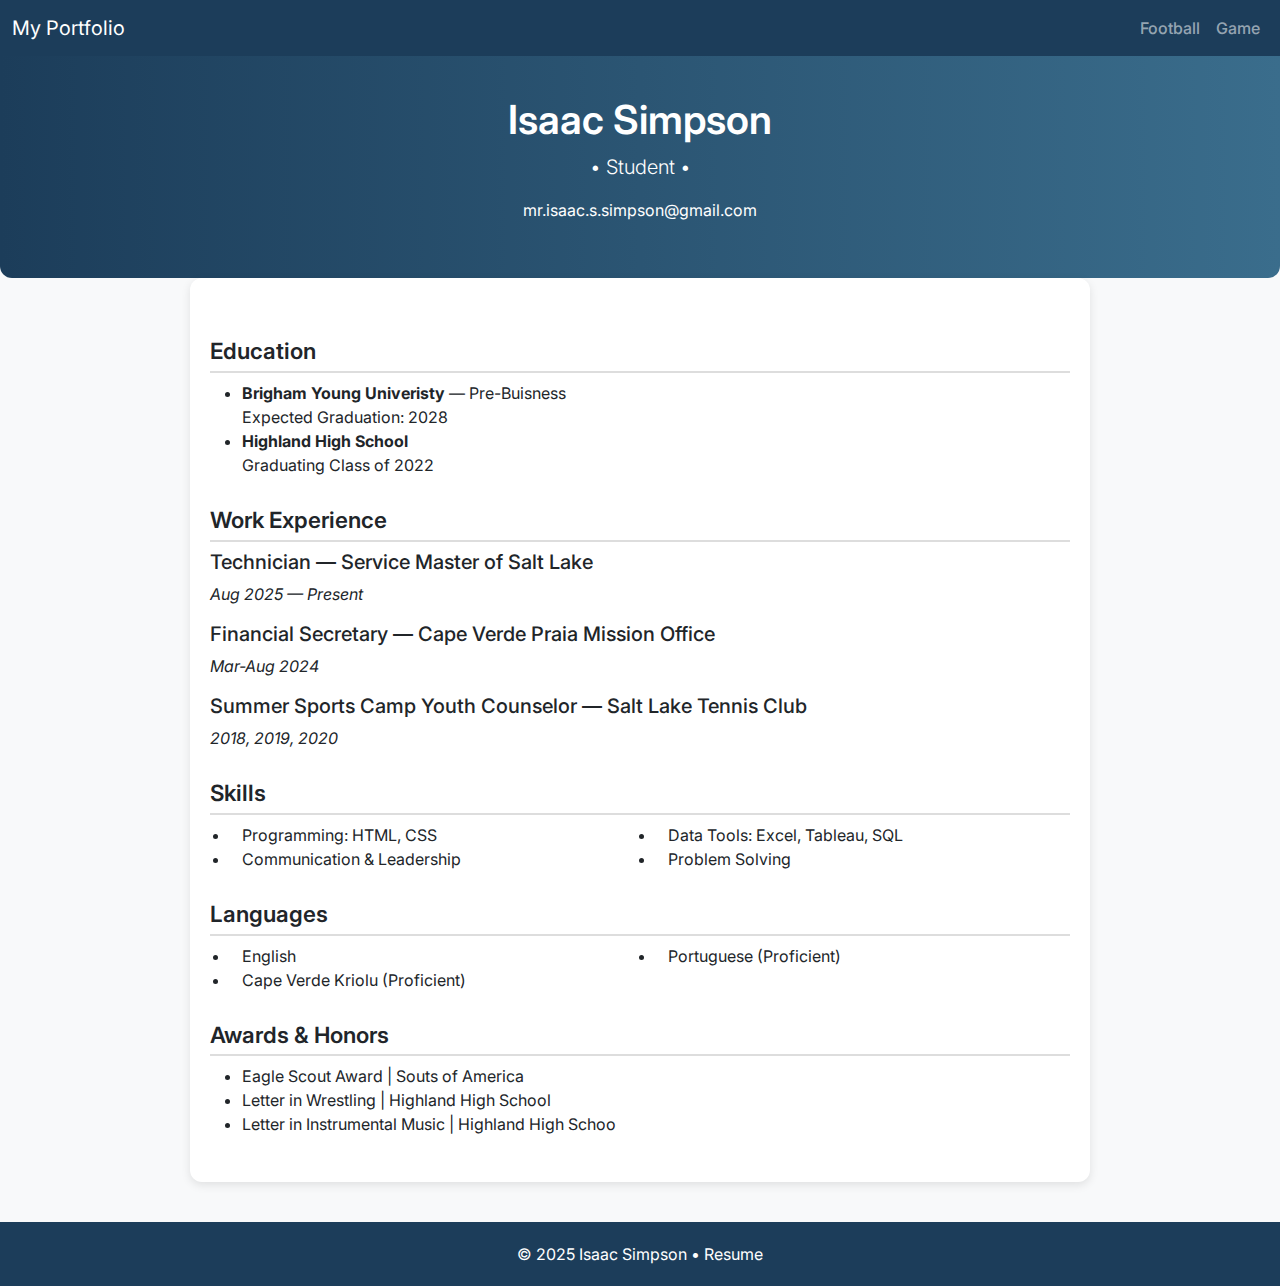
<file: index.html>
<!DOCTYPE html>
<html lang="en">
<head>
    <meta charset="UTF-8">
    <meta name="viewport" content="width=device-width, initial-scale=1.0">
    <title>Resume</title>

    <!-- Bootstrap CSS -->
    <link 
      href="https://cdn.jsdelivr.net/npm/bootstrap@5.3.2/dist/css/bootstrap.min.css" 
      rel="stylesheet">

    <!-- Google Font -->
    <link href="https://fonts.googleapis.com/css2?family=Inter:wght@300;400;600&display=swap" rel="stylesheet">

    <style>
        body {
            font-family: 'Inter', sans-serif;
            background-color: #f8f9fa;
        }
        .section-title {
            font-size: 1.4rem;
            font-weight: 600;
            margin-top: 30px;
            border-bottom: 2px solid #ddd;
            padding-bottom: 6px;
        }
        .header {
            background: linear-gradient(to right, #1c3d5a, #3a6d8c);
            color: white;
            padding: 40px 20px;
            border-radius: 0 0 12px 12px;
        }
        .name-title {
            font-size: 2.5rem;
            font-weight: 600;
        }
        .nav-link-custom {
            font-weight: 500;
        }
        .resume-container {
            max-width: 900px;
            margin: auto;
            padding: 30px 20px;
            background: white;
            border-radius: 12px;
            box-shadow: 0 3px 10px rgba(0,0,0,0.1);
        }
        .footer {
            margin-top: 40px;
            padding: 20px;
            background: #1c3d5a;
            color: white;
            text-align: center;
        }
    </style>
</head>

<body>

    <!-- Navigation Bar -->
    <nav class="navbar navbar-expand-lg navbar-dark" style="background-color: #1c3d5a;">
        <div class="container-fluid">
            <a class="navbar-brand" href="#">My Portfolio</a>
            <button class="navbar-toggler" type="button" data-bs-toggle="collapse" 
                    data-bs-target="#navbarNav" aria-controls="navbarNav" 
                    aria-expanded="false" aria-label="Toggle navigation">
                <span class="navbar-toggler-icon"></span>
            </button>

            <div class="collapse navbar-collapse" id="navbarNav">
                <ul class="navbar-nav ms-auto">
                    <!--
                    <li class="nav-item">
                        <a class="nav-link nav-link-custom" href="#">Home</a>
                    </li>
                -->
                    <li class="nav-item">
                        <a class="nav-link nav-link-custom" href="Scratch.html">Football</a>
                    </li>
                    <li class="nav-item">
                        <a class="nav-link nav-link-custom" href="Game.html">Game</a>
                    <!--
                    <li class="nav-item">
                        <a class="nav-link nav-link-custom" href="#">Projects</a>
                    </li>
                -->
                </ul>
            </div>
        </div>
    </nav>

    <!-- Header -->
    <header class="header text-center">
        <h1 class="name-title">Isaac Simpson</h1>
        <p class="lead"> • Student • </p>
        <p>mr.isaac.s.simpson@gmail.com</p>
    </header>

    <!-- Resume Content -->
    <div id="resume" class="resume-container">

        <!-- Education -->
        <h2 class="section-title">Education</h2>
        <ul>
            <li><strong>Brigham Young Univeristy</strong> — Pre-Buisness  
                <br>Expected Graduation: 2028
            </li>
            <li><strong>Highland High School</strong>
                <br>Graduating Class of 2022
            </li>
        </ul>

        <!-- Work Experience -->
        <h2 class="section-title">Work Experience</h2>

        <h5>Technician — Service Master of Salt Lake</h5>
        <p><em>Aug 2025 — Present</em></p>

        <h5>Financial Secretary — Cape Verde Praia Mission Office</h5>
        <p><em>Mar-Aug 2024</em></p>

        <h5>Summer Sports Camp Youth Counselor — Salt Lake Tennis Club</h5>
        <p><em>2018, 2019, 2020</em></p>

        <!-- Skills -->
        <h2 class="section-title">Skills</h2>
        <ul class="row">
            <li class="col-md-6">Programming: HTML, CSS</li>
            <li class="col-md-6">Data Tools: Excel, Tableau, SQL</li>
            <li class="col-md-6">Communication & Leadership</li>
            <li class="col-md-6">Problem Solving</li>
        </ul>

        <h2 class="section-title">Languages</h2>
        <ul class="row">
            <li class="col-md-6">English</li>
            <li class="col-md-6">Portuguese (Proficient)</li>
            <li class="col-md-6">Cape Verde Kriolu (Proficient)</li>
        </ul>            


        <!-- Awards -->
        <h2 class="section-title">Awards & Honors</h2>
        <ul>
            <li>Eagle Scout Award | Souts of America</li>
            <li>Letter in Wrestling | Highland High School</li>
            <li>Letter in Instrumental Music | Highland High Schoo</li>
        </ul>

    </div>

    <!-- Footer -->
    <footer class="footer">
        © 2025 Isaac Simpson • Resume
    </footer>

    <!-- Bootstrap JS -->
    <script 
      src="https://cdn.jsdelivr.net/npm/bootstrap@5.3.2/dist/js/bootstrap.bundle.min.js">
    </script>

</body>
</html>
</file>
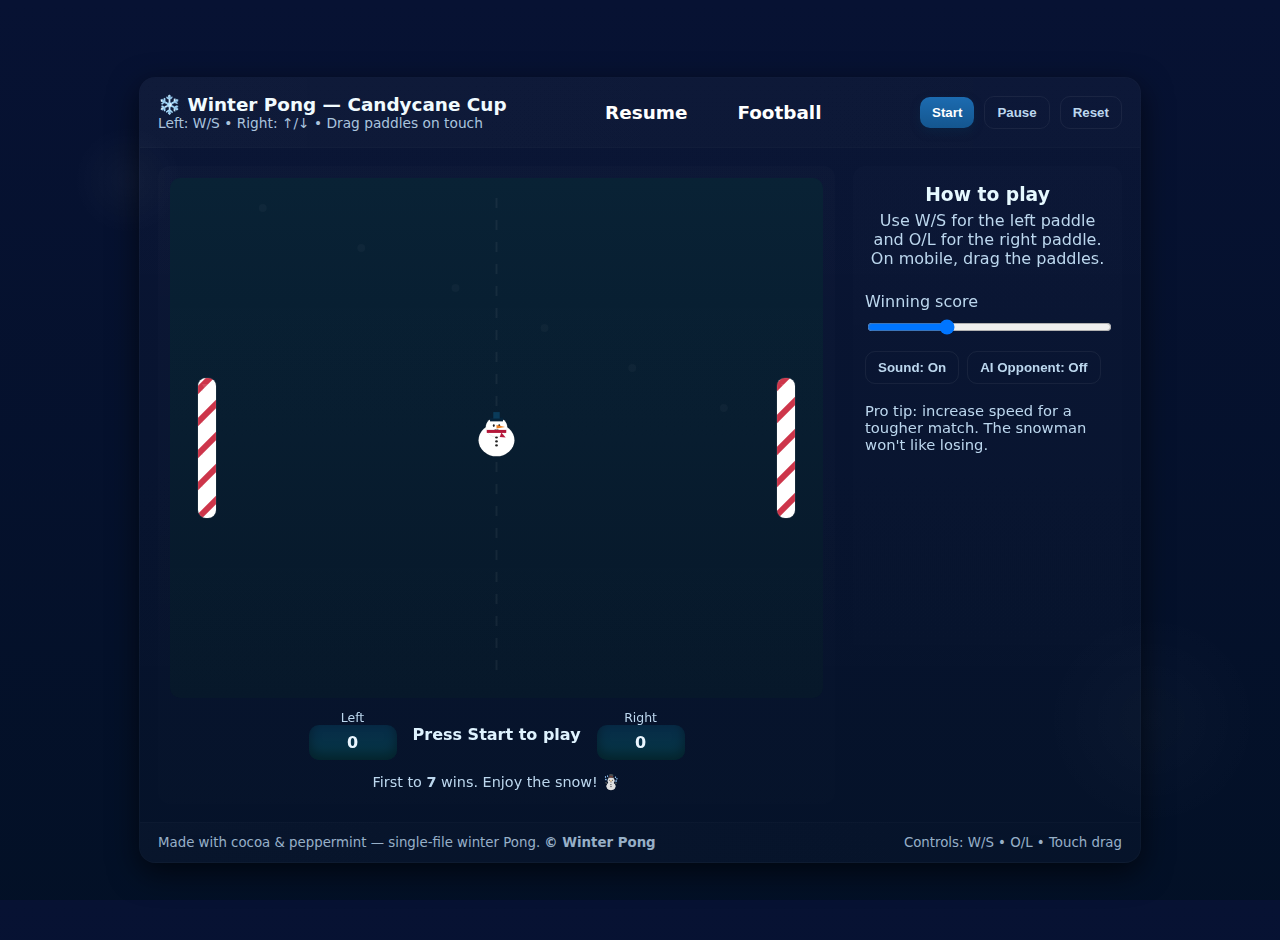
<file: Game.html>
<!doctype html>
<html lang="en">
<head>
<meta charset="utf-8" />
<meta name="viewport" content="width=device-width,initial-scale=1" />
<title>Winter Pong — Candycane vs Snowman</title>
<style>
  :root{
    --bg:#0b1220;
    --panel:#071226;
    --accent:#9ad3ff;
    --card:#0f1724;
    --muted:#bcd7ee;
  }
  html,body{height:100%;margin:0;font-family:Inter,system-ui,-apple-system,Segoe UI,Roboto,"Helvetica Neue",Arial}
  body{
    background: radial-gradient(circle at 10% 20%, rgba(255,255,255,0.03), transparent 4%),
                radial-gradient(circle at 90% 80%, rgba(255,255,255,0.02), transparent 8%),
                linear-gradient(180deg,#071233, #021024 120%);
    color:var(--muted);
    display:flex;
    align-items:center;
    justify-content:center;
    padding:20px;
  }

  .container{
    width: min(1000px, 98vw);
    background: linear-gradient(180deg, rgba(255,255,255,0.02), rgba(255,255,255,0.01));
    border-radius:16px;
    box-shadow: 0 10px 30px rgba(0,0,0,0.6);
    overflow:hidden;
    border:1px solid rgba(255,255,255,0.03);
  }

  header{
    display:flex;
    align-items:center;
    justify-content:space-between;
    gap:12px;
    padding:14px 18px;
    background: linear-gradient(90deg, rgba(255,255,255,0.02), rgba(255,255,255,0.008));
    border-bottom:1px solid rgba(255,255,255,0.02);
  }
  .title{
    font-weight:600;
    font-size:1.15rem;
    color:#f1fbff;
    display:flex;gap:10px;align-items:center;
  }
  .subtitle{font-size:0.86rem;color:var(--muted);opacity:0.9}
  .controls{
    display:flex;gap:10px;align-items:center;
  }

  button{
    background:linear-gradient(180deg, #1c6bb0,#14568f);
    color:white;border:0;padding:8px 12px;border-radius:10px;font-weight:600;cursor:pointer;
    box-shadow:0 4px 10px rgba(8,45,78,0.4);
  }
  button.secondary{
    background:transparent;border:1px solid rgba(255,255,255,0.06);color:var(--muted);
    box-shadow:none;font-weight:600;
  }

  .game-wrap{
    display:flex;
    gap:18px;
    padding:18px;
    align-items:stretch;
  }

  .panel{
    background: linear-gradient(180deg, rgba(255,255,255,0.01), rgba(255,255,255,0.005));
    border-radius:12px;padding:12px;flex:1;min-height:420px;
    display:flex;flex-direction:column;align-items:center;
  }

  #gameCanvas{
    background: linear-gradient(180deg, #072033 0%, #031426 100%);
    border-radius:10px;
    width:100%;
    height: min(60vh, 520px);
    touch-action: none;
  }

  .scoreboard{
    display:flex;gap:16px;align-items:center;margin-top:12px;
    color:var(--muted);
  }
  .score-bubble{
    background: linear-gradient(180deg,#072b47,#063847);
    padding:8px 12px;border-radius:10px;font-weight:700;color:#eaf6ff;min-width:64px;text-align:center;
    box-shadow: inset 0 -6px 12px rgba(0,0,0,0.4);
  }

  .instructions{
    margin-top:12px;color:var(--muted);font-size:0.9rem;line-height:1.4;
    text-align:center;
  }

  .footer{
    padding:12px 18px;background:linear-gradient(90deg, rgba(255,255,255,0.01), rgba(255,255,255,0.005));
    border-top:1px solid rgba(255,255,255,0.02);display:flex;justify-content:space-between;align-items:center;
  }
  small{color:var(--muted);opacity:0.8}

  /* Tiny responsive tweaks */
  @media (max-width:720px){
    .game-wrap{flex-direction:column}
    header{flex-direction:column;align-items:flex-start;gap:8px}
    .controls{width:100%;justify-content:space-between}
  }
  .new {
    display: inline-block;
    padding: 10px 20px;
    color: white;
    text-decoration: none;
    border-radius: 5px;
}
</style>
</head>
<body>
  <div class="container" role="application" aria-label="Winter Pong Game">
    <header>
      <div>
        <div class="title">❄️ Winter Pong — Candycane Cup</div>
        <div class="subtitle">Left: W/S • Right: ↑/↓ • Drag paddles on touch</div>
      </div>
      <div class="title">
        <a class="new" href="index.html">Resume</a> <a class="new" href="Scratch.html">Football</a>
      </div>
      <div class="controls" aria-hidden="false">
        <button id="startBtn" title="Start / Resume">Start</button>
        <button id="pauseBtn" class="secondary" title="Pause">Pause</button>
        <button id="resetBtn" class="secondary" title="Reset">Reset</button>
      </div>
    </header>

    <div class="game-wrap">
      <div class="panel" style="flex:1.6">
        <canvas id="gameCanvas" width="900" height="520" aria-label="Pong playing field"></canvas>

        <div class="scoreboard" role="status" aria-live="polite">
          <div style="text-align:center;">
            <div style="font-size:0.78rem;color:var(--muted)">Left</div>
            <div id="leftScore" class="score-bubble">0</div>
          </div>
          <div style="flex:1;text-align:center;">
            <div id="gameMsg" style="font-weight:700;color:#dff3ff">Press Start to play</div>
          </div>
          <div style="text-align:center;">
            <div style="font-size:0.78rem;color:var(--muted)">Right</div>
            <div id="rightScore" class="score-bubble">0</div>
          </div>
        </div>

        <div class="instructions">
          First to <strong id="winningScoreDisplay">7</strong> wins. Enjoy the snow! ☃️
        </div>
      </div>

      <div class="panel" style="flex:0.6">
        <div style="width:100%;text-align:center;margin-bottom:10px">
          <h3 style="margin:6px 0;color:#e6f9ff">How to play</h3>
          <p style="margin:6px 0;color:var(--muted)">Use W/S for the left paddle and O/L for the right paddle. On mobile, drag the paddles.</p>
        </div>

        <div style="margin-top:8px">
          <label style="display:block;color:var(--muted);margin-bottom:6px">Winning score</label>
          <input id="winningScore" type="range" min="1" max="20" value="7" style="width:100%" />
          <div style="display:flex;gap:8px;margin-top:12px;">
            <button id="soundToggle" class="secondary">Sound: On</button>
            <button id="aiToggle" class="secondary">AI Opponent: Off</button>
          </div>

          <div style="margin-top:18px;color:var(--muted);font-size:0.92rem">
            Pro tip: increase speed for a tougher match. The snowman won't like losing.
          </div>
        </div>

      </div>
    </div>

    <div class="footer">
      <small>Made with cocoa & peppermint — single-file winter Pong. <strong>© Winter Pong</strong></small>
      <small>Controls: W/S • O/L • Touch drag</small>
    </div>
  </div>

<script>
/* Winter Pong — Single-file game
   - Candycane paddles drawn as a stripe pattern
   - Snowman ball drawn procedurally
   - Keyboard and touch controls
   - Simple AI toggle
   - Sound via WebAudio (no external assets)
*/

(() => {
  const canvas = document.getElementById('gameCanvas');
  const ctx = canvas.getContext('2d');
  let W = canvas.width, H = canvas.height;
  const DPR = Math.max(1, window.devicePixelRatio || 1);

  // Game state
  let leftScore = 0, rightScore = 0;
  let running = false, paused = false;
  let winningScore = parseInt(document.getElementById('winningScore').value,10);

  const stateEls = {
    leftScore: document.getElementById('leftScore'),
    rightScore: document.getElementById('rightScore'),
    gameMsg: document.getElementById('gameMsg'),
    winningScoreDisplay: document.getElementById('winningScoreDisplay'),
  };
  const startBtn = document.getElementById('startBtn');
  const pauseBtn = document.getElementById('pauseBtn');
  const resetBtn = document.getElementById('resetBtn');
  const soundToggle = document.getElementById('soundToggle');
  const aiToggle = document.getElementById('aiToggle');

  stateEls.winningScoreDisplay.textContent = winningScore;

  // Physics
  let ball = { x: W/2, y: H/2, vx: 6, vy: 3, r: 18, speedMultiplier: 1 };
  let paddles = {
    left: { x: 28, y: H/2 - 60, w: 18, h: 140, vy:0 },
    right: { x: W - 28 - 18, y: H/2 - 60, w: 18, h: 140, vy:0 }
  };

  // Input
  const keys = {};
  let aiEnabled = false;
  let soundOn = true;
  // Audio setup
  const AudioCtx = window.AudioContext || window.webkitAudioContext;
  const audioCtx = AudioCtx ? new AudioCtx() : null;

  function beep(freq=440, dur=0.05, vol=0.05) {
    if(!audioCtx || !soundOn) return;
    const o = audioCtx.createOscillator();
    const g = audioCtx.createGain();
    o.type = 'sine';
    o.frequency.value = freq;
    g.gain.value = vol;
    o.connect(g); g.connect(audioCtx.destination);
    o.start();
    o.stop(audioCtx.currentTime + dur);
  }

  // Create candy cane stripe pattern using an offscreen canvas
  function makeCandyCanePattern() {
    const psize = 32;
    const off = document.createElement('canvas');
    off.width = psize; off.height = psize;
    const octx = off.getContext('2d');

    // fill diagonal stripes
    octx.fillStyle = '#fff';
    octx.fillRect(0,0,psize,psize);

    octx.strokeStyle = '#c71a31'; // candy red
    octx.lineWidth = 6;
    octx.beginPath();
    octx.moveTo(-8,psize*0.75);
    octx.lineTo(psize*0.75,-8);
    octx.stroke();

    octx.beginPath();
    octx.moveTo(psize*0.25+0,psize+8);
    octx.lineTo(psize+8,psize*0.25+0);
    octx.stroke();

    // subtle highlight to show gloss
    octx.globalAlpha = 0.12;
    octx.fillStyle = '#fff';
    octx.fillRect(0,0,psize,psize);
    octx.globalAlpha = 1;

    return ctx.createPattern(off,'repeat');
  }
  const candyPattern = makeCandyCanePattern();

  // Utility: clamp
  const clamp = (v,a,b) => Math.max(a, Math.min(b, v));

  // Resize canvas responsively
  function resizeCanvas(){
    const rect = canvas.getBoundingClientRect();
    W = Math.max(400, Math.floor(rect.width));
    H = Math.max(280, Math.floor(rect.height));
    canvas.width = Math.floor(W * DPR);
    canvas.height = Math.floor(H * DPR);
    canvas.style.width = W + 'px';
    canvas.style.height = H + 'px';
    ctx.setTransform(DPR,0,0,DPR,0,0);

    // reposition paddles appropriately (keep centers intact)
    paddles.left.x = 28;
    paddles.right.x = W - 28 - paddles.right.w;
    // limit paddles inside
    paddles.left.y = clamp(paddles.left.y, 10, H - paddles.left.h - 10);
    paddles.right.y = clamp(paddles.right.y, 10, H - paddles.right.h - 10);

    // adjust ball if offscreen
    ball.x = clamp(ball.x, ball.r+5, W - ball.r - 5);
    ball.y = clamp(ball.y, ball.r+5, H - ball.r - 5);
  }
  window.addEventListener('resize', resizeCanvas);
  resizeCanvas();

  // Draw snowman ball (two stacked spheres with face, scarf, hat)
  function drawSnowmanAt(gx, gy, gr) {
    // gr = radius of lower body (big)
    const bottomR = gr;
    const topR = Math.max(0, gr * 0.6);
    const centerBottomY = gy + (topR*0.2);
    const centerTopY = gy - bottomR*0.6;

    // shadows subtle
    ctx.save();
    // bottom
    ctx.beginPath();
    ctx.fillStyle = '#fff';
    ctx.strokeStyle = 'rgba(0,0,0,0.06)';
    ctx.lineWidth = 1;
    ctx.ellipse(gx, centerBottomY, bottomR, bottomR*0.9, 0, 0, Math.PI*2);
    ctx.fill(); ctx.stroke();

    // top head
    ctx.beginPath();
    ctx.ellipse(gx, centerTopY, topR, topR*0.9, 0, 0, Math.PI*2);
    ctx.fill(); ctx.stroke();

    // eyes
    ctx.fillStyle = '#222';
    const eyeY = centerTopY - topR*0.15;
    ctx.beginPath(); ctx.ellipse(gx - topR*0.25, eyeY, topR*0.09, topR*0.12, 0,0,Math.PI*2); ctx.fill();
    ctx.beginPath(); ctx.ellipse(gx + topR*0.25, eyeY, topR*0.09, topR*0.12, 0,0,Math.PI*2); ctx.fill();

    // carrot nose
    ctx.fillStyle = '#f07f20';
    ctx.beginPath();
    ctx.moveTo(gx, eyeY+3);
    ctx.lineTo(gx + topR*0.8, eyeY+1.5);
    ctx.lineTo(gx, eyeY - topR*0.06);
    ctx.closePath();
    ctx.fill();

    // mouth (coal dots)
    ctx.fillStyle = '#222';
    for(let i=0;i<4;i++){
      const ang = Math.PI*0.5 + (i-1.5)*0.22;
      const mx = gx + Math.cos(ang)*(topR*0.4);
      const my = eyeY + Math.sin(ang)*(topR*0.4);
      ctx.beginPath(); ctx.ellipse(mx,my, topR*0.06, topR*0.04, 0,0,Math.PI*2); ctx.fill();
    }

    // buttons on chest
    ctx.fillStyle = '#222';
    for(let i=0;i<3;i++){
      const by = centerBottomY - bottomR*0.15 + i*(bottomR*0.22);
      ctx.beginPath(); ctx.ellipse(gx, by, bottomR*0.08, bottomR*0.06, 0,0,Math.PI*2); ctx.fill();
    }

    // scarf
    ctx.fillStyle = '#b4173a';
    ctx.fillRect(gx - topR*0.9, centerTopY + topR*0.25, topR*1.8, topR*0.28);
    // scarf tail
    ctx.beginPath();
    ctx.moveTo(gx + topR*0.45, centerTopY + topR*0.5);
    ctx.lineTo(gx + topR*0.85, centerTopY + topR*0.95);
    ctx.lineTo(gx + topR*0.3, centerTopY + topR*0.9);
    ctx.closePath();
    ctx.fill();

    // hat
    ctx.fillStyle = '#06233a';
    ctx.fillRect(gx - topR*0.6, centerTopY - topR*0.9, topR*1.2, topR*0.36);
    ctx.fillStyle = '#0a3b5a';
    ctx.fillRect(gx - topR*0.3, centerTopY - topR*1.4, topR*0.6, topR*0.6);

    ctx.restore();
  }

  // Draw paddles as candy canes (rounded rectangle filled with pattern + highlight)
  function drawPaddle(p){
    ctx.save();
    ctx.beginPath();
    const x = p.x, y = p.y, w = p.w, h = p.h;
    const radius = 8;
    // rounded rect path
    ctx.moveTo(x + radius, y);
    ctx.arcTo(x + w, y, x + w, y + h, radius);
    ctx.arcTo(x + w, y + h, x, y + h, radius);
    ctx.arcTo(x, y + h, x, y, radius);
    ctx.arcTo(x, y, x + w, y, radius);
    ctx.closePath();
    ctx.fillStyle = candyPattern;
    ctx.fill();
    ctx.lineWidth = 2;
    ctx.strokeStyle = 'rgba(255,255,255,0.06)';
    ctx.stroke();

    // highlight stripe
    ctx.beginPath();
    ctx.moveTo(x+4, y+6);
    ctx.lineTo(x+w-4, y+6);
    ctx.lineTo(x+w-6, y+10);
    ctx.lineTo(x+6, y+10);
    ctx.closePath();
    ctx.fillStyle = 'rgba(255,255,255,0.12)';
    ctx.fill();

    ctx.restore();
  }

  // Field drawing
  function drawField(){
    // clear
    ctx.clearRect(0,0,W,H);

    // faint snowy texture
    const g = ctx.createLinearGradient(0,0,0,H);
    g.addColorStop(0,'rgba(255,255,255,0.01)');
    g.addColorStop(1,'rgba(255,255,255,0.02)');
    ctx.fillStyle = g;
    ctx.fillRect(0,0,W,H);

    // center dashed line (snowy)
    ctx.save();
    ctx.strokeStyle = 'rgba(255,255,255,0.06)';
    ctx.lineWidth = 2;
    ctx.setLineDash([10,12]);
    ctx.beginPath(); ctx.moveTo(W/2,20); ctx.lineTo(W/2,H-20); ctx.stroke();
    ctx.restore();

    // little snowflakes (decorative)
    for(let i=0;i<6;i++){
      ctx.fillStyle = 'rgba(255,255,255,0.03)';
      const sx = (i+1)*W/7 + Math.sin(Date.now()/3000 + i)*6;
      const sy = 30 + i*40;
      ctx.beginPath(); ctx.ellipse(sx, sy, 4,4,0,0,Math.PI*2); ctx.fill();
    }

    // draw paddles
    drawPaddle(paddles.left);
    drawPaddle(paddles.right);

    // draw snowman as ball (two stacked circles)
    drawSnowmanAt(ball.x, ball.y, ball.r);
  }

  // Reset ball to center and give direction toward last scorer or random
  let lastScorer = null;
  function resetBall(towards='random') {
    ball.x = W/2;
    ball.y = H/2;
    const baseSpeed = 5 + Math.random()*1.6;
    const angle = (Math.random() * 0.6 - 0.3); // -0.3..0.3 radians
    let dir = (towards === 'left') ? -1 : (towards === 'right') ? 1 : (Math.random() < 0.5 ? -1 : 1);
    // If last scorer exists, serve toward the player who lost (so towards last scorer? We'll randomize)
    if(towards === 'random' && lastScorer) dir = (lastScorer === 'left') ? -1 : 1;
    ball.vx = dir * baseSpeed * ball.speedMultiplier;
    ball.vy = Math.sin(angle) * baseSpeed * 1.1;
  }

  // Score update
  function scorePoint(side) {
    if(side === 'left') leftScore++;
    else rightScore++;

    stateEls.leftScore.textContent = leftScore;
    stateEls.rightScore.textContent = rightScore;

    beep(700,0.06,0.06);
    // check win
    if(leftScore >= winningScore || rightScore >= winningScore){
      running = false;
      paused = true;
      const winner = (leftScore >= winningScore) ? 'Left' : 'Right';
      stateEls.gameMsg.textContent = `${winner} wins! 🎉`;
      beep(1100,0.16,0.08);
      return;
    }

    // show message and reset ball toward the side that lost
    stateEls.gameMsg.textContent = side === 'left' ? 'Left scored — serve to right' : 'Right scored — serve to left';
    lastScorer = side;
    setTimeout(()=>{ resetBall(side === 'left' ? 'right' : 'left');  }, 650);
  }

  // Update game physics
  function update(dt) {
    if(!running || paused) return;

    // dt in seconds

    // Player input (keyboard)
    const paddleSpeed = 420; // px/s
    if(keys['KeyW']) paddles.left.y -= paddleSpeed * dt;
    if(keys['KeyS']) paddles.left.y += paddleSpeed * dt;
    if(keys['KeyO']) paddles.right.y -= paddleSpeed * dt;
    if(keys['KeyL']) paddles.right.y += paddleSpeed * dt;

    // AI for right paddle if enabled
    if(aiEnabled){
      const target = ball.y - paddles.right.h/2;
      const diff = target - paddles.right.y;
      const aiSpeed = 280;
      paddles.right.y += clamp(diff, -aiSpeed*dt, aiSpeed*dt);
    }

    // clamp paddles
    paddles.left.y = clamp(paddles.left.y, 8, H - paddles.left.h - 8);
    paddles.right.y = clamp(paddles.right.y, 8, H - paddles.right.h - 8);

    // move ball
    ball.x += ball.vx * dt * 60/1.0; // scale for consistent speed across dt (tuned)
    ball.y += ball.vy * dt * 60/1.0;

    // top/bottom collide
    if(ball.y - ball.r <= 6){ ball.y = ball.r + 6; ball.vy *= -1; beep(700,0.02,0.03); }
    if(ball.y + ball.r >= H - 6){ ball.y = H - ball.r - 6; ball.vy *= -1; beep(700,0.02,0.03); }

    // left paddle collision
    if(ball.x - ball.r <= paddles.left.x + paddles.left.w + 4){
      if(ball.y > paddles.left.y - 4 && ball.y < paddles.left.y + paddles.left.h + 4){
        // collide: reflect with spin based on where it hit
        const rel = (ball.y - (paddles.left.y + paddles.left.h/2)) / (paddles.left.h/2); // -1..1
        const bounceAngle = rel * 0.9; // tilt
        const speed = Math.hypot(ball.vx, ball.vy) * 1.05;
        ball.vx = Math.abs(speed) * Math.cos(bounceAngle) * 1.0; // send to right
        ball.vy = Math.sin(bounceAngle) * speed;
        // nudge position out
        ball.x = paddles.left.x + paddles.left.w + ball.r + 6;
        beep(900,0.03,0.06);
      } else if(ball.x - ball.r < 0){ // missed
        scorePoint('right');
      }
    }

    // right paddle collision
    if(ball.x + ball.r >= paddles.right.x - 4){
      if(ball.y > paddles.right.y - 4 && ball.y < paddles.right.y + paddles.right.h + 4){
        const rel = (ball.y - (paddles.right.y + paddles.right.h/2)) / (paddles.right.h/2);
        const bounceAngle = rel * 0.9;
        const speed = Math.hypot(ball.vx, ball.vy) * 1.05;
        ball.vx = -Math.abs(speed) * Math.cos(bounceAngle) * 1.0; // send to left
        ball.vy = Math.sin(bounceAngle) * speed;
        ball.x = paddles.right.x - ball.r - 6;
        beep(900,0.03,0.06);
      } else if(ball.x + ball.r > W){ // missed
        scorePoint('left');
      }
    }

    // slowly increase difficulty
    ball.speedMultiplier = 1 + Math.min(1.3, (leftScore + rightScore) * 0.03);
    // clamp velocity magnitude
    const maxSpeed = 18 * ball.speedMultiplier;
    const s = Math.hypot(ball.vx, ball.vy);
    if(s > maxSpeed){
      ball.vx = ball.vx / s * maxSpeed;
      ball.vy = ball.vy / s * maxSpeed;
    }
  }

  // Render loop
  let lastTime = performance.now();
  function loop(t){
    const dt = Math.min(0.035, (t - lastTime) / 1000);
    lastTime = t;
    update(dt);
    drawField();
    requestAnimationFrame(loop);
  }
  requestAnimationFrame(loop);

  // Controls
  window.addEventListener('keydown', (e) => {
    keys[e.code] = true;
    // start on any key
    // space toggles start/pause
    if(e.code === 'Space'){ toggleStart(); e.preventDefault(); }
  });
  window.addEventListener('keyup', (e) => { keys[e.code] = false; });

  // Touch: allow dragging paddles
  let dragging = null;
  function getTouchPos(evt){
    const rect = canvas.getBoundingClientRect();
    const touch = evt.touches ? evt.touches[0] : evt;
    return {x: touch.clientX - rect.left, y: touch.clientY - rect.top};
  }
  canvas.addEventListener('touchstart', (evt)=>{
    evt.preventDefault();
    const pos = getTouchPos(evt);
    if(pos.x < W/2 && pos.y > paddles.left.y && pos.y < paddles.left.y + paddles.left.h) dragging = 'left';
    else if(pos.x >= W/2 && pos.y > paddles.right.y && pos.y < paddles.right.y + paddles.right.h) dragging = 'right';
    else {
      // if touched near edges, allow direct reposition
      if(pos.x < W/2) dragging = 'left'; else dragging = 'right';
    }
  }, {passive:false});

  canvas.addEventListener('touchmove', (evt)=>{
    if(!dragging) return;
    const pos = getTouchPos(evt);
    const newY = pos.y - paddles[dragging].h/2;
    paddles[dragging].y = clamp(newY, 8, H - paddles[dragging].h - 8);
  }, {passive:false});

  canvas.addEventListener('touchend', ()=>{ dragging = null; });

  // For mouse dragging (desktop)
  let mouseDown = false;
  canvas.addEventListener('mousedown', (e)=>{
    mouseDown = true;
    const rect = canvas.getBoundingClientRect();
    const mx = e.clientX - rect.left, my = e.clientY - rect.top;
    if(mx < W/2) dragging = 'left';
    else dragging = 'right';
  });
  window.addEventListener('mousemove', (e)=>{
    if(!mouseDown || !dragging) return;
    const rect = canvas.getBoundingClientRect();
    const my = e.clientY - rect.top;
    paddles[dragging].y = clamp(my - paddles[dragging].h/2, 8, H - paddles[dragging].h - 8);
  });
  window.addEventListener('mouseup', ()=>{ mouseDown = false; dragging = null; });

  // Buttons
  function toggleStart(){
    if(!running){
      if(audioCtx && audioCtx.state === 'suspended') audioCtx.resume();
      running = true;
      paused = false;
      // if ball stationary, serve
      if(Math.abs(ball.vx) < 0.1 && Math.abs(ball.vy) < 0.1) resetBall('random');
      stateEls.gameMsg.textContent = 'Game on!';
      startBtn.textContent = 'Resume';
    } else {
      paused = false;
      stateEls.gameMsg.textContent = 'Resumed';
    }
  }
  startBtn.addEventListener('click', toggleStart);

  pauseBtn.addEventListener('click', ()=>{
    if(!running) return;
    paused = !paused;
    stateEls.gameMsg.textContent = paused ? 'Paused' : 'Resumed';
  });

  resetBtn.addEventListener('click', ()=>{
    running = false; paused = true;
    leftScore = rightScore = 0;
    stateEls.leftScore.textContent = 0; stateEls.rightScore.textContent = 0;
    stateEls.gameMsg.textContent = 'Reset — press Start';
    // reset positions
    paddles.left.y = H/2 - paddles.left.h/2;
    paddles.right.y = H/2 - paddles.right.h/2;
    resetBall('random');
  });

  // Range control
  document.getElementById('winningScore').addEventListener('input', (e)=>{
    winningScore = parseInt(e.target.value,10);
    stateEls.winningScoreDisplay.textContent = winningScore;
  });

  // Sound toggle
  soundToggle.addEventListener('click', ()=>{
    soundOn = !soundOn;
    soundToggle.textContent = 'Sound: ' + (soundOn ? 'On' : 'Off');
    if(audioCtx && audioCtx.state === 'suspended' && soundOn) audioCtx.resume();
  });

  // AI toggle
  aiToggle.addEventListener('click', ()=>{
    aiEnabled = !aiEnabled;
    aiToggle.textContent = 'AI Opponent: ' + (aiEnabled ? 'On' : 'Off');
    aiToggle.classList.toggle('secondary', !aiEnabled);
  });

  // Start paused
  resetBall('random');
  paused = true;

  // initial draw
  drawField();

  // Accessibility: keyboard info
  // Focus canvas to accept key inputs
  canvas.setAttribute('tabindex','0');
  canvas.style.outline = 'none';
  canvas.addEventListener('focus', ()=>{ /* noop */ });

  // Make sure page continues to scale nicely if container size changed
  const observer = new ResizeObserver(resizeCanvas);
  observer.observe(canvas);

})();
</script>
</body>
</html>
</file>
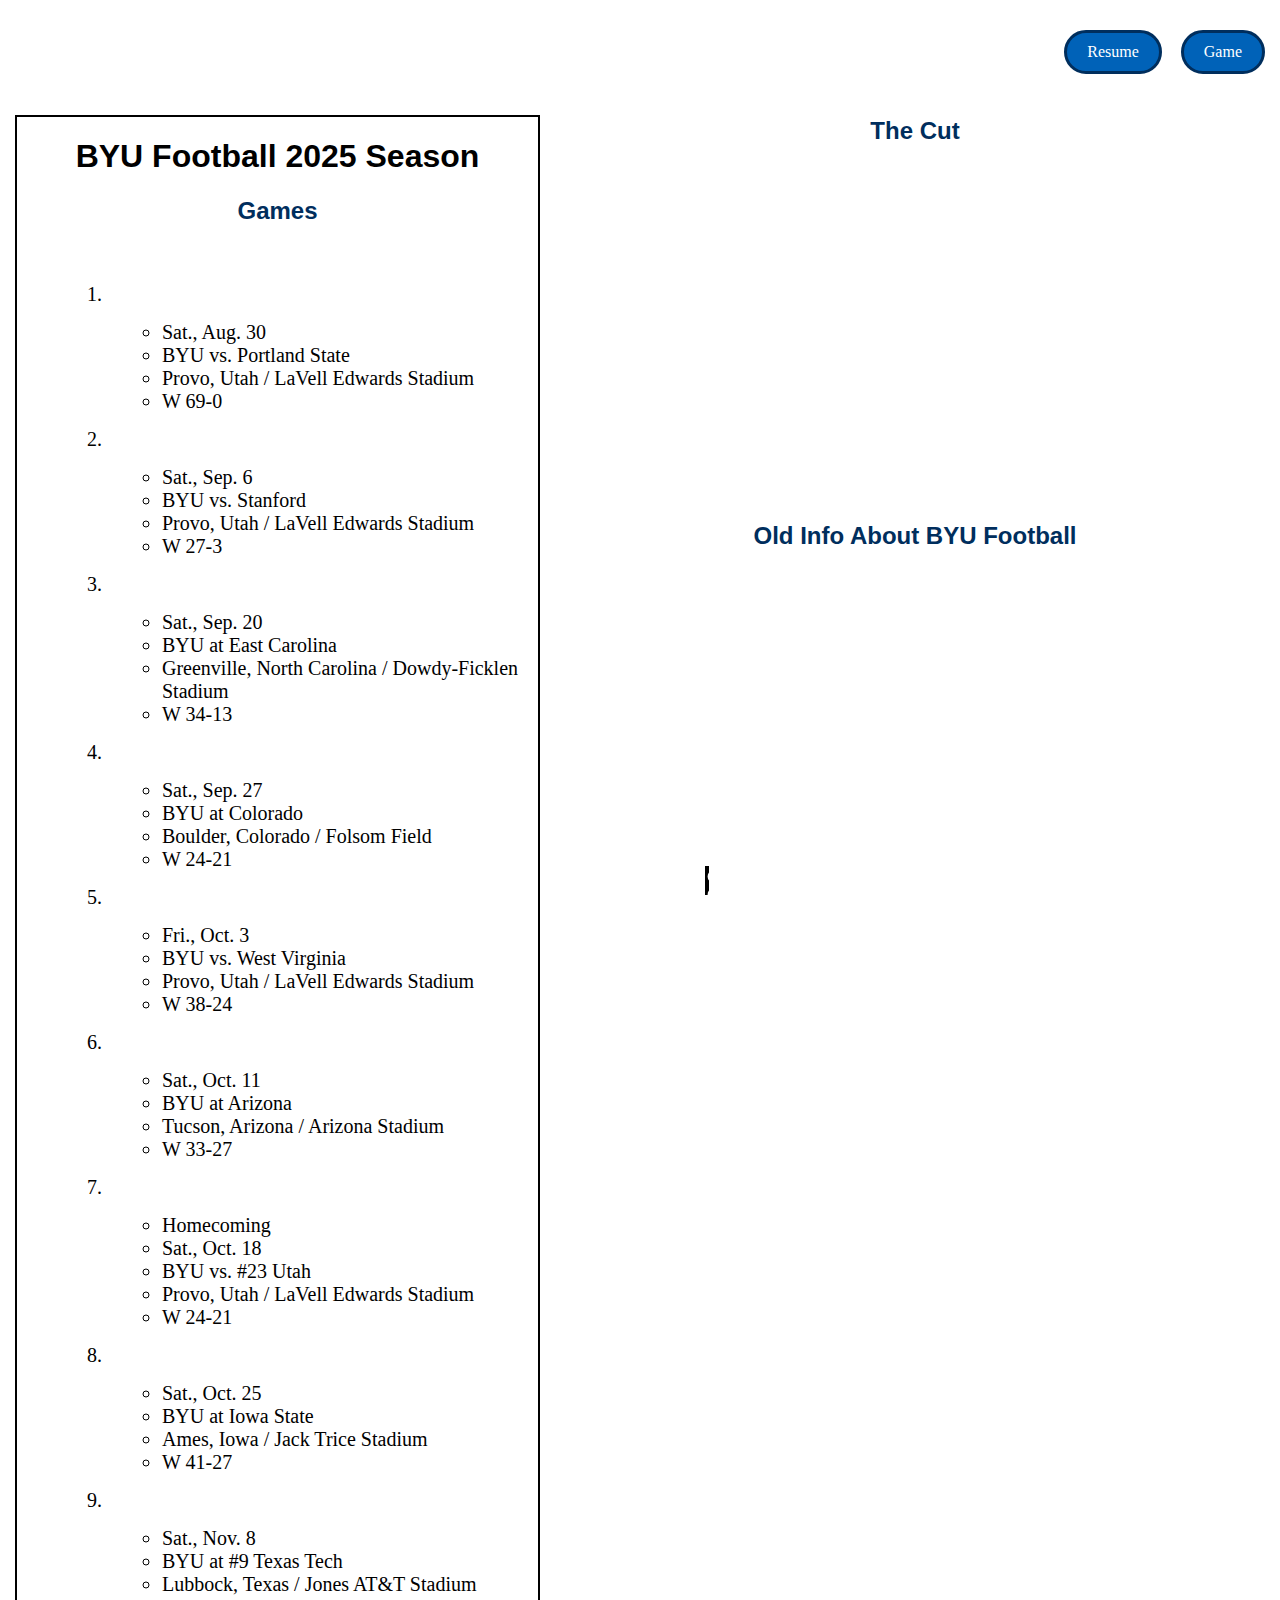
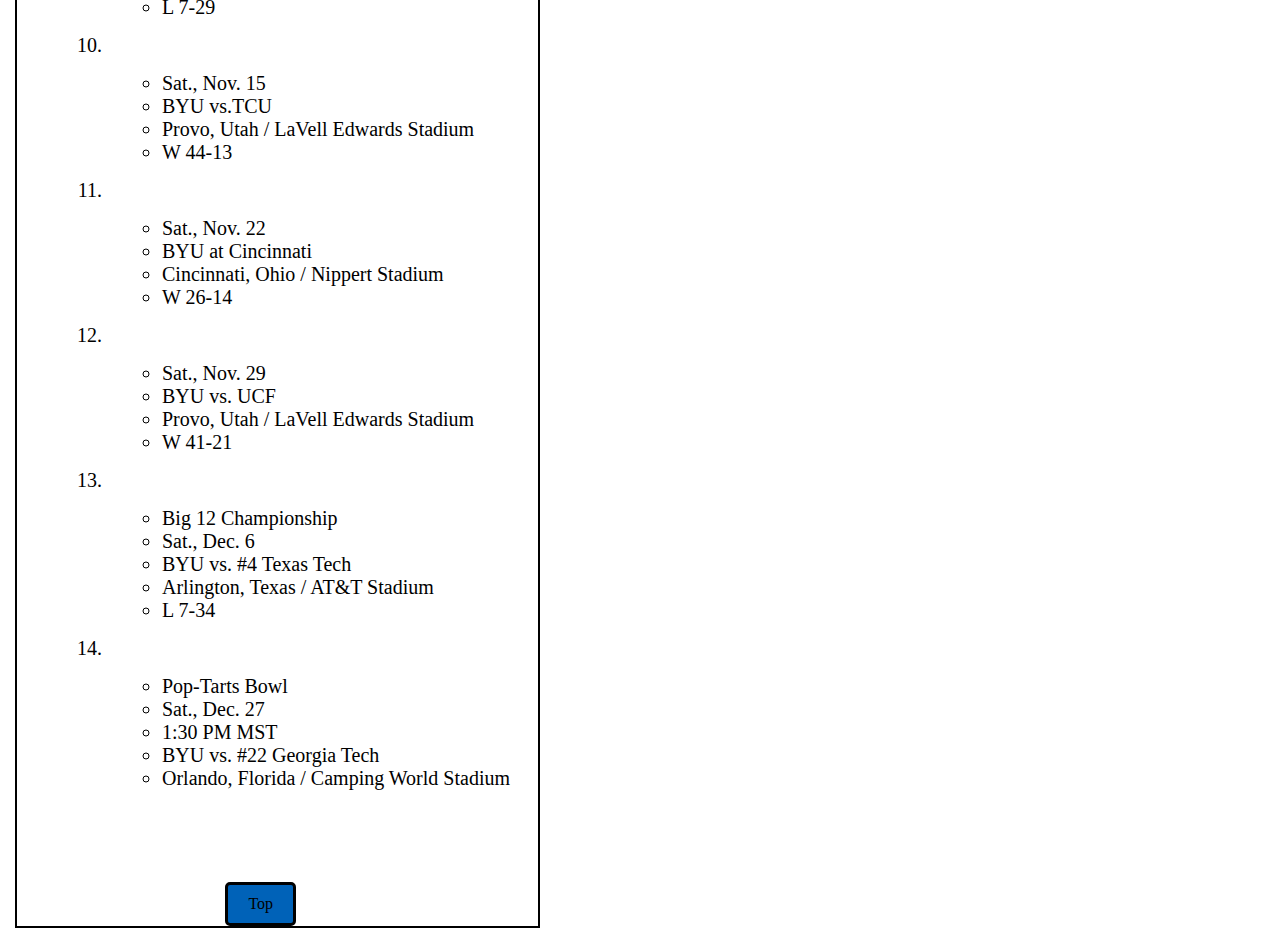
<file: Scratch.html>
<!DOCTYPE html>
<html lang="en">

<head>
    <meta charset="UTF-8">
    <meta name="viewport" content="width=device-width, initial-scale=1.0">
    <title>BYU Football</title>
    <link rel="stylesheet" href="Styles/styles.css">
</head>

<body>
    <div class="common header">
        <a class="new" href="index.html">Resume</a> <a class="new" href="Game.html">Game</a>
    </div>
    <div class="common right">
        <h2 class="yup">The Cut</h2>
        <div class="video">
        <iframe width="560" height="315" src="https://www.youtube.com/embed/MBF-schEAuM?si=Ca78Es9ZzLVFGbCI" title="YouTube video player" frameborder="0" allow="accelerometer; autoplay; clipboard-write; encrypted-media; gyroscope; picture-in-picture; web-share" referrerpolicy="strict-origin-when-cross-origin" allowfullscreen></iframe>
        </div>
        <br>
        <h2 class="yup">Old Info About BYU Football</h2>
            <div class='tableauPlaceholder' id='viz1765841880382' style='position: relative'><noscript><a href='#'><img
                            alt='BYU Football '
                            src='https:&#47;&#47;public.tableau.com&#47;static&#47;images&#47;AH&#47;AHistoryofBYUFootball&#47;BYUFootball&#47;1_rss.png'
                            style='border: none' /></a></noscript><object class='tableauViz' style='display:none;'>
                    <param name='host_url' value='https%3A%2F%2Fpublic.tableau.com%2F' />
                    <param name='embed_code_version' value='3' />
                    <param name='site_root' value='' />
                    <param name='name' value='AHistoryofBYUFootball&#47;BYUFootball' />
                    <param name='tabs' value='no' />
                    <param name='toolbar' value='yes' />
                    <param name='static_image'
                        value='https:&#47;&#47;public.tableau.com&#47;static&#47;images&#47;AH&#47;AHistoryofBYUFootball&#47;BYUFootball&#47;1.png' />
                    <param name='animate_transition' value='yes' />
                    <param name='display_static_image' value='yes' />
                    <param name='display_spinner' value='yes' />
                    <param name='display_overlay' value='yes' />
                    <param name='display_count' value='yes' />
                    <param name='language' value='en-US' />
                </object></div>
            <script
                type='text/javascript'>                    var divElement = document.getElementById('viz1765841880382'); var vizElement = divElement.getElementsByTagName('object')[0]; vizElement.style.width = '700px'; vizElement.style.height = '1000px'; var scriptElement = document.createElement('script'); scriptElement.src = 'https://public.tableau.com/javascripts/api/viz_v1.js'; vizElement.parentNode.insertBefore(scriptElement, vizElement);                </script>
        

    </div>
    <div class="common footer">Go Cougs!!</div>
    <div class="common main">
        <h1 id="top">BYU Football 2025 Season</h1>
        <h2>Games</h2>
        <p>
        <br>
        <div class="bullets">
        <ol>
            <li> <br>
                <ul>
                    <li>Sat., Aug. 30 </li>
                    <li>BYU vs. Portland State </li>
                    <li>Provo, Utah / LaVell Edwards Stadium </li>
                    <li>W 69-0 </li>
                </ul>
            </li>
            <li><br>
                <ul>
                    <li>Sat., Sep. 6 </li>
                    <li>BYU vs. Stanford </li>
                    <li>Provo, Utah / LaVell Edwards Stadium </li>
                    <li>W 27-3 </li>
                </ul>
            </li>
            <li><br>
                <ul>
                    <li>Sat., Sep. 20 </li>
                    <li>BYU at East Carolina </li>
                    <li>Greenville, North Carolina / Dowdy-Ficklen Stadium </li>
                    <li>W 34-13 </li>
                </ul>
            </li>
            <li><br>
                <ul>
                    <li>Sat., Sep. 27 </li>
                    <li>BYU at Colorado </li>
                    <li>Boulder, Colorado / Folsom Field </li>
                    <li>W 24-21 </li>
                </ul>
            </li>
            <li><br>
                <ul>
                    <li>Fri., Oct. 3 </li>
                    <li>BYU vs. West Virginia </li>
                    <li>Provo, Utah / LaVell Edwards Stadium </li>
                    <li>W 38-24 </li>
                </ul>
            </li>
            <li> <br>
                <ul>
                    <li>Sat., Oct. 11 </li>
                    <li>BYU at Arizona </li>
                    <li>Tucson, Arizona / Arizona Stadium </li>
                    <li>W 33-27 </li>
                </ul>
            </li>
            <li> <br>
                <ul>
                    <li>Homecoming </li>
                    <li>Sat., Oct. 18 </li>
                    <li>BYU vs. #23 Utah </li>
                    <li>Provo, Utah / LaVell Edwards Stadium </li>
                    <li>W 24-21 </li>
                </ul>
            </li>
            <li> <br>
                <ul>
                    <li>Sat., Oct. 25 </li>
                    <li>BYU at Iowa State </li>
                    <li>Ames, Iowa / Jack Trice Stadium </li>
                    <li>W 41-27</li>
                </ul>
            </li>
            <li> <br>
                <ul>
                    <li>Sat., Nov. 8 </li>
                    <li>BYU at #9 Texas Tech </li>
                    <li>Lubbock, Texas / Jones AT&T Stadium </li>
                    <li>L 7-29 </li>
                </ul>
            </li>
            <li> <br>
                <ul>
                    <li>Sat., Nov. 15 </li>
                    <li>BYU vs.TCU </li>
                    <li>Provo, Utah / LaVell Edwards Stadium </li>
                    <li>W 44-13 </li>
                </ul>
            </li>
            <li> <br>
                <ul>
                    <li>Sat., Nov. 22 </li>
                    <li>BYU at Cincinnati </li>
                    <li>Cincinnati, Ohio / Nippert Stadium </li>
                    <li>W 26-14 </li>
                </ul>
            </li>
            <li> <br>
                <ul>
                    <li>Sat., Nov. 29 </li>
                    <li>BYU vs. UCF </li>
                    <li>Provo, Utah / LaVell Edwards Stadium </li>
                    <li>W 41-21 </li>
                </ul>
            </li>
            <li> <br>
                <ul>
                    <li>Big 12 Championship </li>
                    <li>Sat., Dec. 6 </li>
                    <li>BYU vs. #4 Texas Tech </li>
                    <li>Arlington, Texas / AT&T Stadium </li>
                    <li>L 7-34 </li>
                </ul>
            </li>
            <li> <br>
                <ul>
                    <li>Pop-Tarts Bowl </li>
                    <li>Sat., Dec. 27 </li>
                    <li>1:30 PM MST </li>
                    <li>BYU vs. #22 Georgia Tech </li>
                    <li>Orlando, Florida / Camping World Stadium </li>
                </ul>
            </li>
        </ol>
        </div>
        </p>
        <br> <br> <br> <br> 
    <a id="pot" href="#top">Top</a>

</body>

</html>
</file>
<file: Styles/styles.css>
body{
    background-image: url(https://byucougars.com/imgproxy/_mV8pKuqwgifu2-KJ0KiJf1uZrM9WspMgCzrp7r59xk/rs:fit:1980:0:0:0/g:ce:0:0/q:90/aHR0cHM6Ly9zdG9yYWdlLmdvb2dsZWFwaXMuY29tL2J5dWNvdWdhcnMtcHJvZC8yMDIzLzEwLzIyL3JyWTl2RFNBY0JkaXlWUEZ2dm1pZzhsdDRseUZsOFEwS05KZmpxaGMuanBn.jpg);
    background-size: cover ;
    font-family: cursive;
    color: black;

}

h1{
    text-align: center;
    font-weight: bold;
    font-family: Impact, Haettenschweiler, 'Arial Narrow Bold', sans-serif;
}
h2 {
    color: #002E5D;
    text-align: center;
    font-family: 'Gill Sans', 'Gill Sans MT', Calibri, 'Trebuchet MS', sans-serif;
}

#top{
    text-decoration: none;
    color:black;
}

.common {
    border: 2px solid black;
    position: absolute;

}
.header {
    background: linear-gradient(rgba(255, 255, 255, 0.1), rgba(255, 255, 255, 0.1));
    top: 0px;
    left: 0px;
    right: 0px;
    height: 100px ;
    text-align: right;
    border: none;
     
}

.main{
    background: linear-gradient(rgba(255, 255, 255, 0.8), rgba(255, 255, 255, 0.8));
    top: 115px;
    left: 15px;
    right: 740px;   
    min-height: 537px;
    z-index: 3
}
.right {
    top: 97px;
    right: 15px;
    width: 700px;   
    height: fit-content;
    text-align: center;
    border: none;
    z-index: 2;
}
.footer {
    background-color: #002E5D;
    color: white;
    bottom: 5px;
    left: 705px;
    right: 700px;
    height: 25px;
    position: fixed;
    z-index: 1;
    text-align: center;
    z-index: 1;
}

.new {
    background-color: #0062B8 ;
    align-items: center;
    display: inline-block;
    margin-top: 30px;
    margin-right: 15px;
    padding: 10px 20px;
    color: white;
    text-decoration: none;
    border-radius: 100px; 
    border: solid #002E5D;
}
#pot {
     display: inline-block;
    padding: 10px 20px;
    color: black;
    text-decoration: none;
    border-radius: 5px; 
    border: solid black;
    background-color: #0062B8;
    margin-left: 40%;

}    
ol {
    font-family: Georgia, 'Times New Roman', Times, serif;
    font-size: 20px;
    margin-left: 50px;
}
ul {
    margin: 15px;
}
.yup {
    background: linear-gradient(rgba(255, 255, 255, 0.8), rgba(255, 255, 255, 0.8));
}
.video iframe {
    width: 100%;
    max-width: 560px;
    height: 315px;
}
</file>
